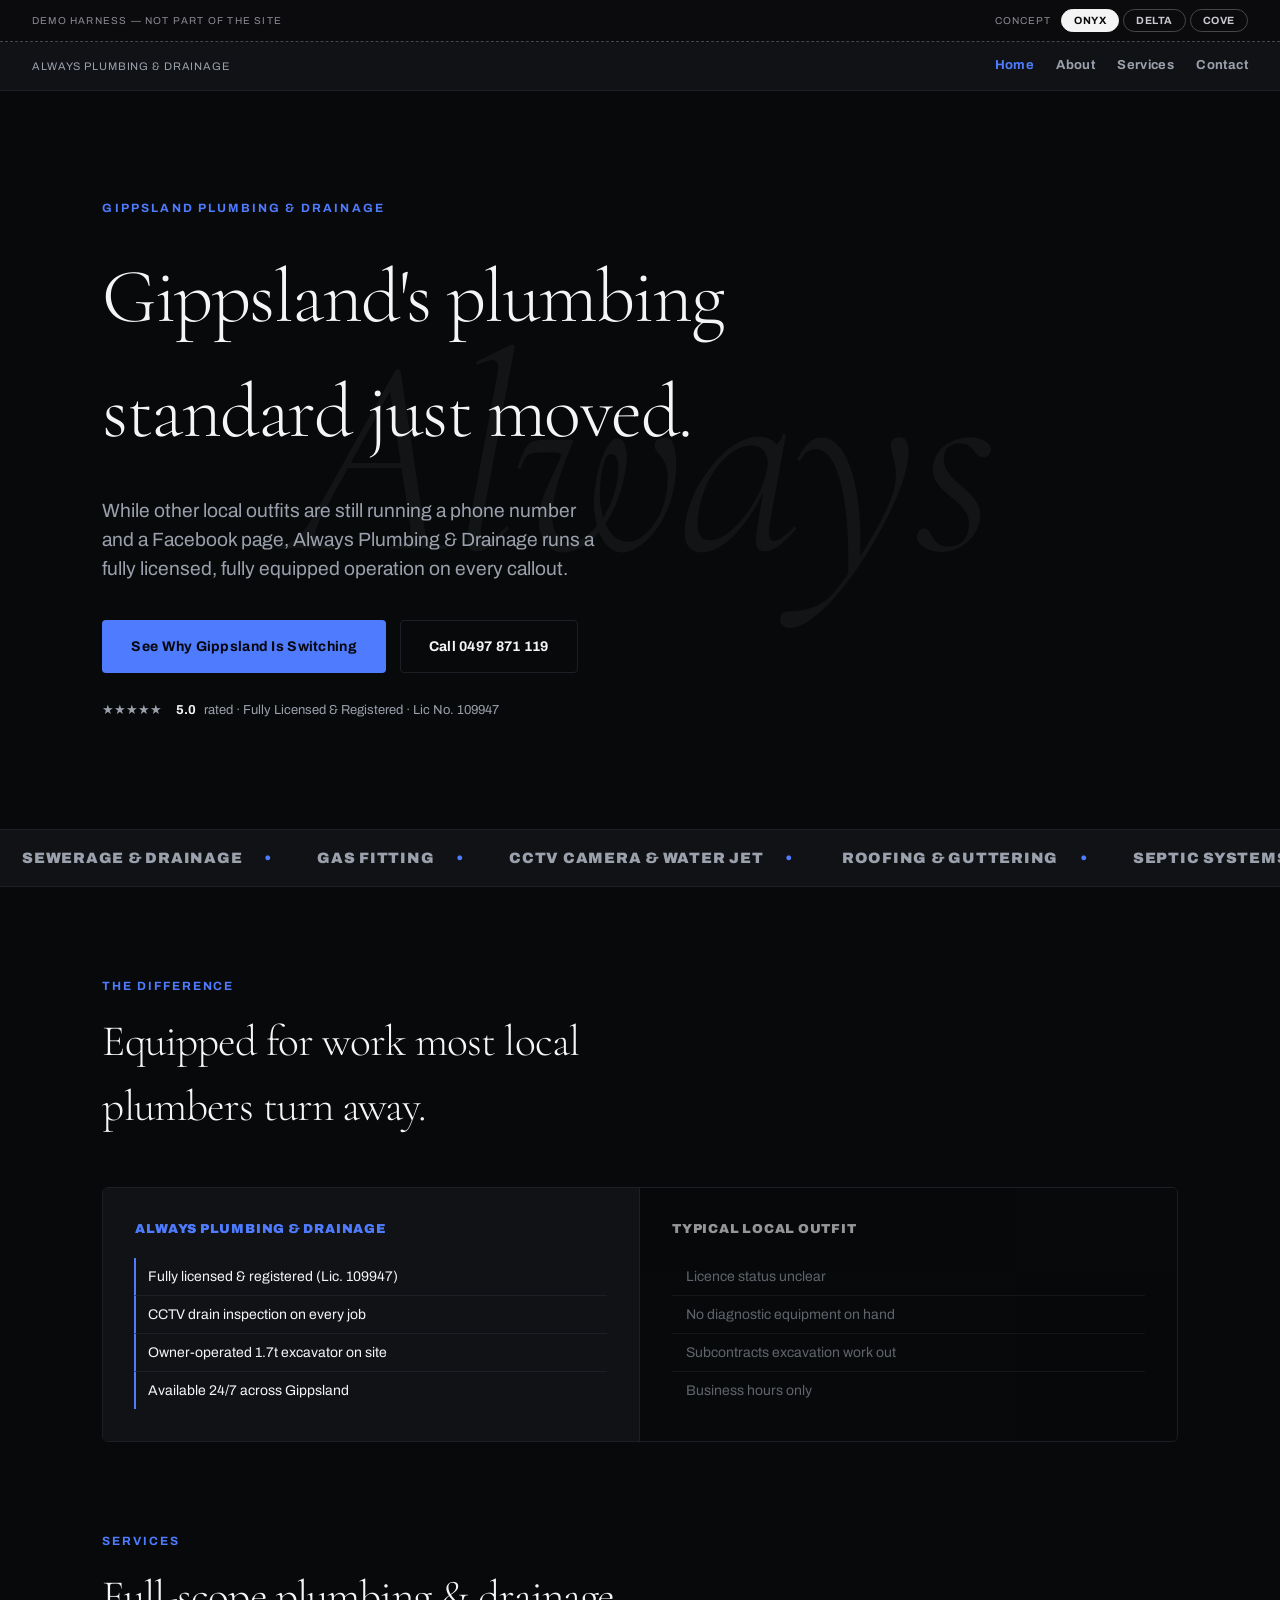
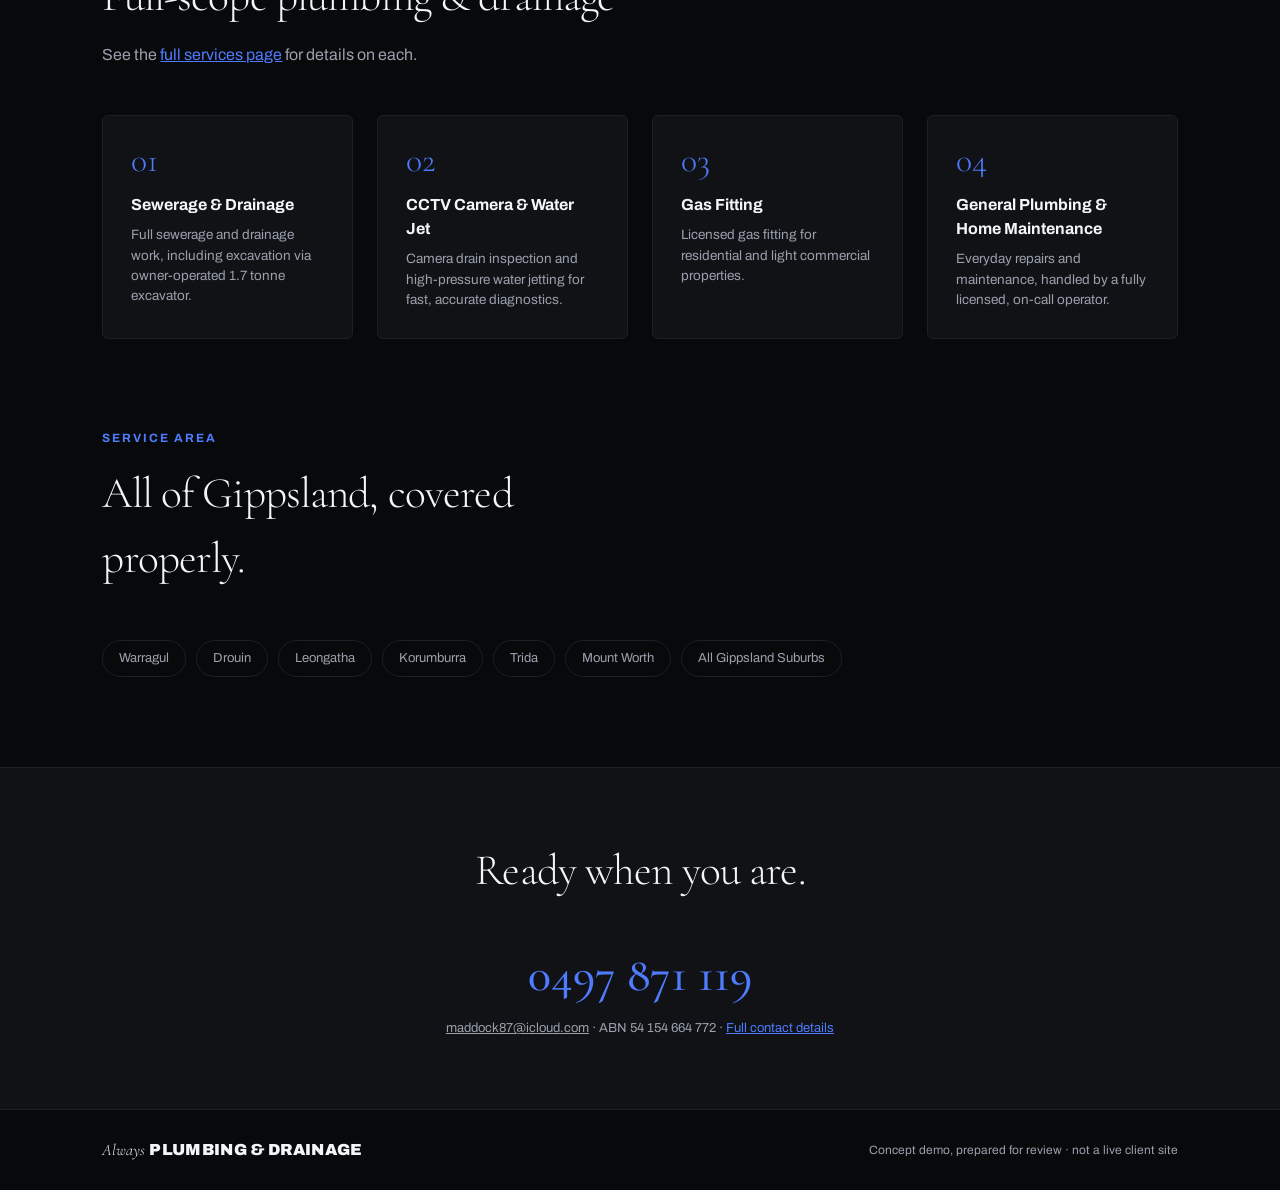
<file: index.html>
<!doctype html>
<html lang="en" data-concept="onyx">
<head>
<meta charset="UTF-8">
<meta name="viewport" content="width=device-width, initial-scale=1.0">
<title>Always Plumbing & Drainage | Licensed Plumber in Warragul, Drouin & Gippsland VIC</title>
<meta name="description" content="Always Plumbing & Drainage: fully licensed plumber (Lic. 109947) servicing Warragul, Drouin, Leongatha and all Gippsland suburbs. Sewerage, drainage, gas fitting, CCTV drain inspection. Call 0497 871 119.">
<meta name="robots" content="noindex, nofollow">
<link rel="canonical" href="https://notsofatfredd.github.io/site-demo-always-plumbing-drainage/index.html">
<meta property="og:title" content="Always Plumbing & Drainage | Gippsland VIC">
<meta property="og:description" content="Fully licensed plumber servicing Warragul, Drouin, Leongatha and all Gippsland suburbs. Sewerage, drainage, gas fitting, CCTV inspection.">
<meta property="og:type" content="website">
<link rel="preconnect" href="https://fonts.googleapis.com">
<link rel="preconnect" href="https://fonts.gstatic.com" crossorigin>
<link href="https://fonts.googleapis.com/css2?family=Archivo:wght@400;500;700;900&family=Cormorant+Garamond:ital,wght@0,300;0,500;1,300&display=swap" rel="stylesheet">
<link rel="stylesheet" href="styles.css">
<link rel="icon" type="image/svg+xml" href="favicon.svg">
<script type="application/ld+json">
{
  "@context": "https://schema.org",
  "@type": "Plumber",
  "name": "Always Plumbing & Drainage",
  "founder": "Daniel Maddock",
  "telephone": "+61497871119",
  "email": "maddock87@icloud.com",
  "url": "https://notsofatfredd.github.io/site-demo-always-plumbing-drainage/index.html",
  "sameAs": ["https://www.facebook.com/p/Always-Plumbing-Drainage-100064866820001/"],
  "areaServed": ["Warragul VIC", "Drouin VIC", "Leongatha VIC", "Trida VIC", "Mount Worth VIC", "Gippsland VIC"],
  "address": { "@type": "PostalAddress", "addressRegion": "VIC", "addressCountry": "AU" },
  "openingHours": "Mo-Su 00:00-23:59"
}
</script>
</head>
<body>

<div class="demo-toolbar">
  <span class="demo-label">Demo Harness — Not Part Of The Site</span>
  <div class="switcher-group">
    <span class="concept-label">Concept</span>
    <div class="switcher-tabs" role="radiogroup" aria-label="Concept switcher">
      <button data-set="onyx" role="radio" aria-checked="true">Onyx</button>
      <button data-set="delta" role="radio" aria-checked="false">Delta</button>
      <button data-set="cove" role="radio" aria-checked="false">Cove</button>
    </div>
  </div>
</div>

<div class="switcher-bar">
  <span class="label">Always Plumbing &amp; Drainage</span>
  <nav class="nav-links" aria-label="Site navigation">
    <a href="index.html" aria-current="page">Home</a>
    <a href="about.html">About</a>
    <a href="services.html">Services</a>
    <a href="contact.html">Contact</a>
  </nav>
</div>

<section class="hero">
  <div class="ghost-watermark" aria-hidden="true">Always</div>

  <div class="eyebrow">
    <span class="concept-copy copy-onyx">Gippsland Plumbing &amp; Drainage</span>
    <span class="concept-copy copy-delta">Licensed Local Service Provider</span>
    <span class="concept-copy copy-cove">Always Plumbing &amp; Drainage</span>
  </div>

  <h1 class="headline">
    <div class="concept-copy copy-onyx">
      <span class="line"><span>Gippsland's plumbing</span></span>
      <span class="line"><span>standard just moved.</span></span>
    </div>
    <div class="concept-copy copy-delta">
      <span class="line"><span>Licensed. Registered.</span></span>
      <span class="line"><span>Accountable to Gippsland.</span></span>
    </div>
    <div class="concept-copy copy-cove">
      <span class="line"><span>Building Gippsland's</span></span>
      <span class="line"><span>most complete plumbing service.</span></span>
    </div>
  </h1>

  <p class="subhead">
    <span class="concept-copy copy-onyx">While other local outfits are still running a phone number and a Facebook page, Always Plumbing &amp; Drainage runs a fully licensed, fully equipped operation on every callout.</span>
    <span class="concept-copy copy-delta">Servicing Warragul, Drouin, Leongatha and all Gippsland suburbs under Licence No. 109947, ABN 54 154 664 772. Fully licensed, registered, and equipped for sewerage, drainage, gas fitting, and general plumbing work.</span>
    <span class="concept-copy copy-cove">From sewerage and drainage to gas fitting and CCTV diagnostics, Daniel Maddock keeps the standard the same across all of Gippsland.</span>
  </p>

  <div class="cta-row">
    <a href="tel:+61497871119" class="btn btn-primary">
      <span class="concept-copy copy-onyx">See Why Gippsland Is Switching</span>
      <span class="concept-copy copy-delta">Request a Service Callout</span>
      <span class="concept-copy copy-cove">Book Your Service</span>
    </a>
    <a href="tel:+61497871119" class="btn btn-ghost">Call 0497 871 119</a>
  </div>

  <div class="rating-badge">★★★★★ &nbsp;<strong>5.0</strong> rated · Fully Licensed &amp; Registered · Lic No. 109947</div>
</section>

<div class="marquee-strip" aria-hidden="true">
  <div class="marquee-track">
    <span>Sewerage &amp; Drainage</span><span>Gas Fitting</span><span>CCTV Camera &amp; Water Jet</span>
    <span>Roofing &amp; Guttering</span><span>Septic Systems</span><span>Water Tank Installation</span>
    <span>General Plumbing &amp; Home Maintenance</span><span>Licensed &amp; Registered</span><span>All Gippsland Suburbs</span>
    <span>Sewerage &amp; Drainage</span><span>Gas Fitting</span><span>CCTV Camera &amp; Water Jet</span>
    <span>Roofing &amp; Guttering</span><span>Septic Systems</span><span>Water Tank Installation</span>
    <span>General Plumbing &amp; Home Maintenance</span><span>Licensed &amp; Registered</span><span>All Gippsland Suburbs</span>
  </div>
</div>

<section class="section">
  <div class="section-head">
    <div class="section-eyebrow">
      <span class="concept-copy copy-onyx">The Difference</span>
      <span class="concept-copy copy-delta">Credentials on Record</span>
      <span class="concept-copy copy-cove">Why Gippsland Chooses Always</span>
    </div>
    <h2 class="section-title">
      <span class="concept-copy copy-onyx">Equipped for work most local plumbers turn away.</span>
      <span class="concept-copy copy-delta">Every job backed by a licensed, registered, insured operator.</span>
      <span class="concept-copy copy-cove">A plumbing service built to grow with Gippsland.</span>
    </h2>
  </div>
  <div class="concept-copy copy-onyx">
    <div class="compare-strip">
      <div class="compare-col compare-us">
        <div class="compare-head">Always Plumbing &amp; Drainage</div>
        <ul>
          <li>Fully licensed &amp; registered (Lic. 109947)</li>
          <li>CCTV drain inspection on every job</li>
          <li>Owner-operated 1.7t excavator on site</li>
          <li>Available 24/7 across Gippsland</li>
        </ul>
      </div>
      <div class="compare-col compare-them">
        <div class="compare-head">Typical Local Outfit</div>
        <ul>
          <li>Licence status unclear</li>
          <li>No diagnostic equipment on hand</li>
          <li>Subcontracts excavation work out</li>
          <li>Business hours only</li>
        </ul>
      </div>
    </div>
  </div>

  <div class="concept-copy copy-delta">
    <div class="cert-record">
      <div class="cert-seal" aria-hidden="true">APD</div>
      <div class="cert-fields">
        <div class="cert-field"><span class="cert-label">Business Name</span><span class="cert-value">Always Plumbing &amp; Drainage</span></div>
        <div class="cert-field"><span class="cert-label">Operator</span><span class="cert-value">Daniel Maddock</span></div>
        <div class="cert-field"><span class="cert-label">Licence No.</span><span class="cert-value">109947</span></div>
        <div class="cert-field"><span class="cert-label">ABN</span><span class="cert-value">54 154 664 772</span></div>
        <div class="cert-field"><span class="cert-label">Status</span><span class="cert-value">Active — Registered</span></div>
        <div class="cert-field"><span class="cert-label">Region</span><span class="cert-value">Gippsland, VIC</span></div>
      </div>
    </div>
  </div>

  <div class="concept-copy copy-cove">
    <div class="stat-banner">
      <div class="stat-big">
        <span class="stat-big-num">1.7t</span>
        <span class="stat-big-label">Owner-operated excavator, on every drainage &amp; sewerage job</span>
      </div>
      <div class="stat-big">
        <span class="stat-big-num">5.0★</span>
        <span class="stat-big-label">Customer rated, licensed, registered, and equipped on every job</span>
      </div>
    </div>
    <p class="section-body">Fully licensed &amp; registered (Lic. No. 109947, ABN 54 154 664 772), available 24/7 across all of Gippsland.</p>
  </div>
</section>

<section class="section" style="padding-top:0;">
  <div class="section-head">
    <div class="section-eyebrow">Services</div>
    <h2 class="section-title">Full-scope plumbing &amp; drainage</h2>
    <p class="section-body">See the <a href="services.html" style="color:var(--accent);">full services page</a> for details on each.</p>
  </div>
  <div class="services-grid">
    <div class="service-card">
      <span class="index-num">01</span>
      <h3>Sewerage &amp; Drainage</h3>
      <p>Full sewerage and drainage work, including excavation via owner-operated 1.7 tonne excavator.</p>
    </div>
    <div class="service-card">
      <span class="index-num">02</span>
      <h3>CCTV Camera &amp; Water Jet</h3>
      <p>Camera drain inspection and high-pressure water jetting for fast, accurate diagnostics.</p>
    </div>
    <div class="service-card">
      <span class="index-num">03</span>
      <h3>Gas Fitting</h3>
      <p>Licensed gas fitting for residential and light commercial properties.</p>
    </div>
    <div class="service-card">
      <span class="index-num">04</span>
      <h3>General Plumbing &amp; Home Maintenance</h3>
      <p>Everyday repairs and maintenance, handled by a fully licensed, on-call operator.</p>
    </div>
  </div>
</section>

<section class="section" style="padding-top:0;">
  <div class="section-head">
    <div class="section-eyebrow">Service Area</div>
    <h2 class="section-title">
      <span class="concept-copy copy-onyx">All of Gippsland, covered properly.</span>
      <span class="concept-copy copy-delta">Servicing the Baw Baw &amp; South Gippsland Shire region.</span>
      <span class="concept-copy copy-cove">Growing across every Gippsland suburb.</span>
    </h2>
  </div>
  <div class="area-list">
    <div class="area-pill">Warragul</div>
    <div class="area-pill">Drouin</div>
    <div class="area-pill">Leongatha</div>
    <div class="area-pill">Korumburra</div>
    <div class="area-pill">Trida</div>
    <div class="area-pill">Mount Worth</div>
    <div class="area-pill">All Gippsland Suburbs</div>
  </div>
</section>

<div class="contact-band">
  <h2 class="section-title">
    <span class="concept-copy copy-onyx">Ready when you are.</span>
    <span class="concept-copy copy-delta">Request your licensed callout.</span>
    <span class="concept-copy copy-cove">Let's get started.</span>
  </h2>
  <a href="tel:+61497871119" class="phone">0497 871 119</a>
  <div style="color:var(--fg-muted); font-size:13px;"><a href="mailto:maddock87@icloud.com" style="color:inherit;">maddock87@icloud.com</a> · ABN 54 154 664 772 · <a href="contact.html" style="color:var(--accent);">Full contact details</a></div>
</div>

<footer>
  <div class="wordmark"><i>Always</i> <b>PLUMBING &amp; DRAINAGE</b></div>
  <div>Concept demo, prepared for review · not a live client site</div>
</footer>

<script src="switcher.js"></script>
</body>
</html>
</file>
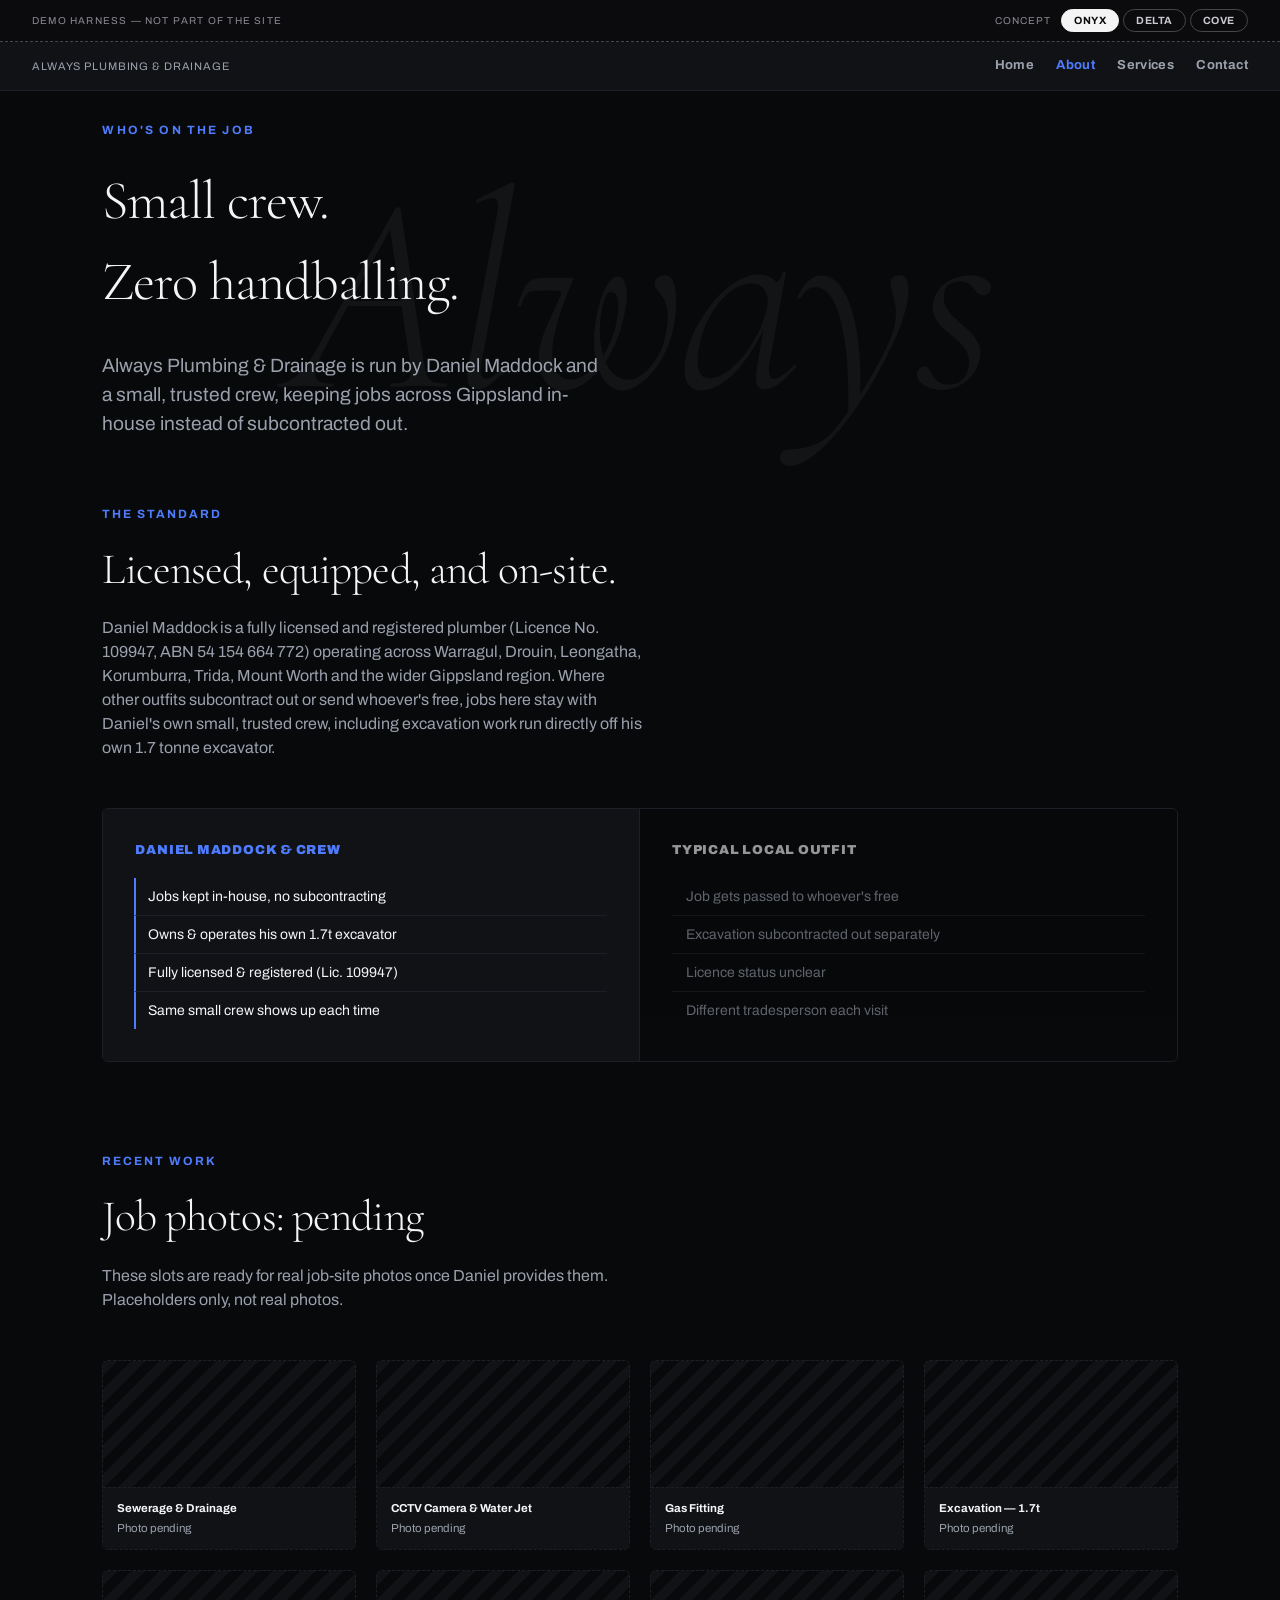
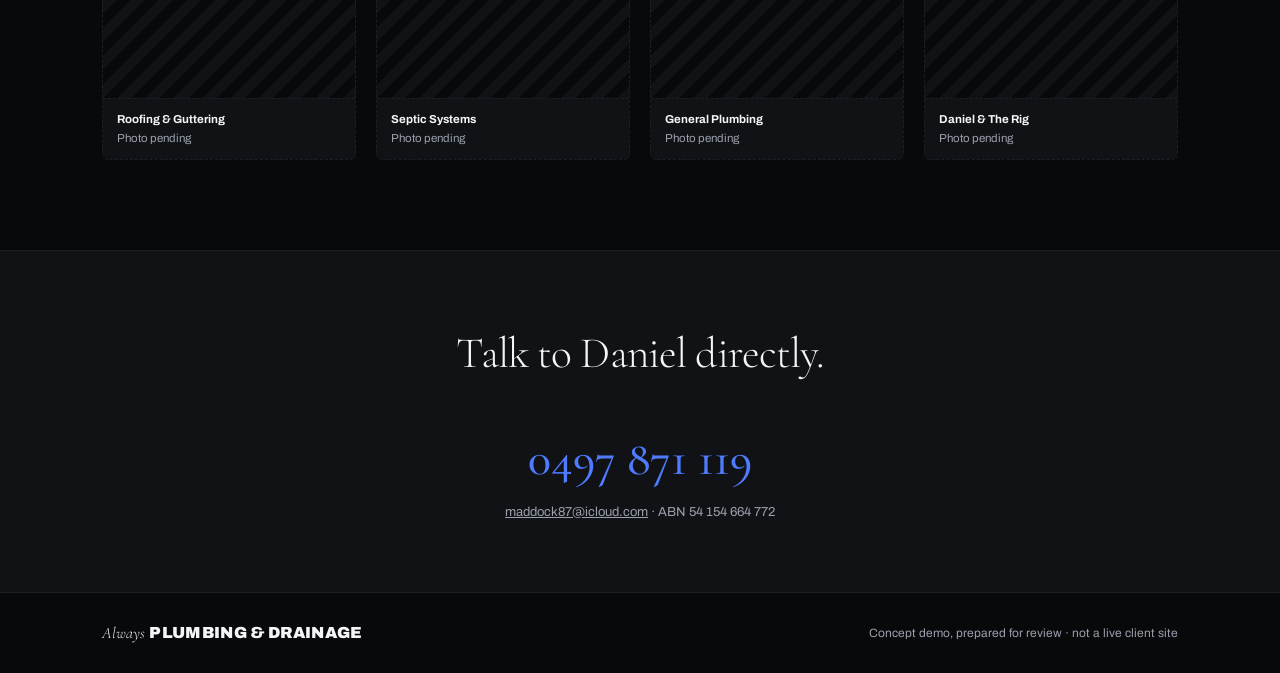
<file: about.html>
<!doctype html>
<html lang="en" data-concept="onyx">
<head>
<meta charset="UTF-8">
<meta name="viewport" content="width=device-width, initial-scale=1.0">
<title>About Daniel Maddock | Always Plumbing &amp; Drainage, Gippsland VIC</title>
<meta name="description" content="Always Plumbing & Drainage is owner-operated by Daniel Maddock, a fully licensed and registered plumber (Lic. 109947) serving Warragul, Drouin, Leongatha and all Gippsland suburbs.">
<meta name="robots" content="noindex, nofollow">
<link rel="canonical" href="https://notsofatfredd.github.io/site-demo-always-plumbing-drainage/about.html">
<meta property="og:title" content="About Always Plumbing &amp; Drainage">
<meta property="og:description" content="Owner-operated by Daniel Maddock: licensed, registered, and equipped for full-scope plumbing and drainage work across Gippsland VIC.">
<meta property="og:type" content="website">
<link rel="preconnect" href="https://fonts.googleapis.com">
<link rel="preconnect" href="https://fonts.gstatic.com" crossorigin>
<link href="https://fonts.googleapis.com/css2?family=Archivo:wght@400;500;700;900&family=Cormorant+Garamond:ital,wght@0,300;0,500;1,300&display=swap" rel="stylesheet">
<link rel="stylesheet" href="styles.css">
<link rel="icon" type="image/svg+xml" href="favicon.svg">
<script type="application/ld+json">
{
  "@context": "https://schema.org",
  "@type": "Plumber",
  "name": "Always Plumbing & Drainage",
  "founder": "Daniel Maddock",
  "telephone": "+61497871119",
  "email": "maddock87@icloud.com",
  "url": "https://notsofatfredd.github.io/site-demo-always-plumbing-drainage/about.html",
  "sameAs": ["https://www.facebook.com/p/Always-Plumbing-Drainage-100064866820001/"],
  "areaServed": ["Warragul VIC", "Drouin VIC", "Leongatha VIC", "Trida VIC", "Mount Worth VIC", "Gippsland VIC"],
  "address": { "@type": "PostalAddress", "addressRegion": "VIC", "addressCountry": "AU" },
  "openingHours": "Mo-Su 00:00-23:59"
}
</script>
</head>
<body>

<div class="demo-toolbar">
  <span class="demo-label">Demo Harness — Not Part Of The Site</span>
  <div class="switcher-group">
    <span class="concept-label">Concept</span>
    <div class="switcher-tabs" role="radiogroup" aria-label="Concept switcher">
      <button data-set="onyx" role="radio" aria-checked="true">Onyx</button>
      <button data-set="delta" role="radio" aria-checked="false">Delta</button>
      <button data-set="cove" role="radio" aria-checked="false">Cove</button>
    </div>
  </div>
</div>

<div class="switcher-bar">
  <span class="label">Always Plumbing &amp; Drainage</span>
  <nav class="nav-links" aria-label="Site navigation">
    <a href="index.html">Home</a>
    <a href="about.html" aria-current="page">About</a>
    <a href="services.html">Services</a>
    <a href="contact.html">Contact</a>
  </nav>
</div>

<section class="hero hero-compact">
  <div class="ghost-watermark" aria-hidden="true">Always</div>
  <div class="eyebrow">
    <span class="concept-copy copy-onyx">Who's On The Job</span>
    <span class="concept-copy copy-delta">Operator On Record</span>
    <span class="concept-copy copy-cove">Our Story</span>
  </div>
  <h1 class="headline headline-sm">
    <div class="concept-copy copy-onyx">
      <span class="line"><span>Small crew.</span></span>
      <span class="line"><span>Zero handballing.</span></span>
    </div>
    <div class="concept-copy copy-delta">
      <span class="line"><span>Owner-led,</span></span>
      <span class="line"><span>licence-verified.</span></span>
    </div>
    <div class="concept-copy copy-cove">
      <span class="line"><span>Built by hand,</span></span>
      <span class="line"><span>job by job.</span></span>
    </div>
  </h1>
  <p class="subhead">Always Plumbing &amp; Drainage is run by Daniel Maddock and a small, trusted crew, keeping jobs across Gippsland in-house instead of subcontracted out.</p>
</section>

<section class="section" style="padding-top:0;">
  <div class="section-head">
    <div class="section-eyebrow">
      <span class="concept-copy copy-onyx">The Standard</span>
      <span class="concept-copy copy-delta">Credentials</span>
      <span class="concept-copy copy-cove">The Approach</span>
    </div>
    <h2 class="section-title">
      <span class="concept-copy copy-onyx">Licensed, equipped, and on-site.</span>
      <span class="concept-copy copy-delta">Credentials on file, work held accountable.</span>
      <span class="concept-copy copy-cove">Building a plumbing service Gippsland can grow with.</span>
    </h2>
    <p class="section-body">
      <span class="concept-copy copy-onyx">Daniel Maddock is a fully licensed and registered plumber (Licence No. 109947, ABN 54 154 664 772) operating across Warragul, Drouin, Leongatha, Korumburra, Trida, Mount Worth and the wider Gippsland region. Where other outfits subcontract out or send whoever's free, jobs here stay with Daniel's own small, trusted crew, including excavation work run directly off his own 1.7 tonne excavator.</span>
      <span class="concept-copy copy-delta">Always Plumbing &amp; Drainage operates under Licence No. 109947 and ABN 54 154 664 772, fully registered and accountable for every job undertaken across the Baw Baw and South Gippsland Shire region. Daniel Maddock owns and operates all equipment used on site, including a 1.7 tonne excavator for sewerage and drainage excavation work.</span>
      <span class="concept-copy copy-cove">What started as one licensed plumber (Daniel Maddock, Lic. 109947) covering Warragul and Drouin has grown into a full-scope operation across all of Gippsland: sewerage, drainage, gas fitting, roofing, septic, water tanks, CCTV diagnostics, and general plumbing, all handled by the same trusted local crew on the same equipment.</span>
    </p>
  </div>
  <div class="concept-copy copy-onyx">
    <div class="compare-strip">
      <div class="compare-col compare-us">
        <div class="compare-head">Daniel Maddock &amp; Crew</div>
        <ul>
          <li>Jobs kept in-house, no subcontracting</li>
          <li>Owns &amp; operates his own 1.7t excavator</li>
          <li>Fully licensed &amp; registered (Lic. 109947)</li>
          <li>Same small crew shows up each time</li>
        </ul>
      </div>
      <div class="compare-col compare-them">
        <div class="compare-head">Typical Local Outfit</div>
        <ul>
          <li>Job gets passed to whoever's free</li>
          <li>Excavation subcontracted out separately</li>
          <li>Licence status unclear</li>
          <li>Different tradesperson each visit</li>
        </ul>
      </div>
    </div>
  </div>

  <div class="concept-copy copy-delta">
    <div class="cert-record">
      <div class="cert-seal" aria-hidden="true">APD</div>
      <div class="cert-fields">
        <div class="cert-field"><span class="cert-label">Operator</span><span class="cert-value">Daniel Maddock</span></div>
        <div class="cert-field"><span class="cert-label">Business Name</span><span class="cert-value">Always Plumbing &amp; Drainage</span></div>
        <div class="cert-field"><span class="cert-label">Licence No.</span><span class="cert-value">109947</span></div>
        <div class="cert-field"><span class="cert-label">ABN</span><span class="cert-value">54 154 664 772</span></div>
        <div class="cert-field"><span class="cert-label">Equipment on Record</span><span class="cert-value">1.7t Excavator</span></div>
        <div class="cert-field"><span class="cert-label">Team</span><span class="cert-value">Daniel Maddock &amp; Jack McGrath</span></div>
        <div class="cert-field"><span class="cert-label">Region</span><span class="cert-value">Baw Baw &amp; South Gippsland Shire</span></div>
      </div>
    </div>
  </div>

  <div class="concept-copy copy-cove">
    <div class="stat-banner">
      <div class="stat-big">
        <span class="stat-big-num">1</span>
        <span class="stat-big-label">Trusted local crew, start to finish</span>
      </div>
      <div class="stat-big">
        <span class="stat-big-num">1.7t</span>
        <span class="stat-big-label">Excavator owned and run personally, not hired in</span>
      </div>
    </div>
    <p class="section-body">Fully licensed &amp; registered (Lic. No. 109947, ABN 54 154 664 772), building toward a full-scope operation across all of Gippsland.</p>
  </div>
</section>

<section class="section" style="padding-top:0;">
  <div class="section-head">
    <div class="section-eyebrow">Recent Work</div>
    <h2 class="section-title">Job photos: pending</h2>
    <p class="section-body">These slots are ready for real job-site photos once Daniel provides them. Placeholders only, not real photos.</p>
  </div>
  <div class="job-gallery">
    <div class="job-slot" data-job-slot="sewerage-drainage">
      <div class="job-slot-label"><b>Sewerage &amp; Drainage</b>Photo pending</div>
    </div>
    <div class="job-slot" data-job-slot="cctv-water-jet">
      <div class="job-slot-label"><b>CCTV Camera &amp; Water Jet</b>Photo pending</div>
    </div>
    <div class="job-slot" data-job-slot="gas-fitting">
      <div class="job-slot-label"><b>Gas Fitting</b>Photo pending</div>
    </div>
    <div class="job-slot" data-job-slot="excavation">
      <div class="job-slot-label"><b>Excavation — 1.7t</b>Photo pending</div>
    </div>
    <div class="job-slot" data-job-slot="roofing-guttering">
      <div class="job-slot-label"><b>Roofing &amp; Guttering</b>Photo pending</div>
    </div>
    <div class="job-slot" data-job-slot="septic">
      <div class="job-slot-label"><b>Septic Systems</b>Photo pending</div>
    </div>
    <div class="job-slot" data-job-slot="general-plumbing">
      <div class="job-slot-label"><b>General Plumbing</b>Photo pending</div>
    </div>
    <div class="job-slot" data-job-slot="van-operator">
      <div class="job-slot-label"><b>Daniel &amp; The Rig</b>Photo pending</div>
    </div>
  </div>
</section>

<div class="contact-band">
  <h2 class="section-title">
    <span class="concept-copy copy-onyx">Talk to Daniel directly.</span>
    <span class="concept-copy copy-delta">Request your licensed callout.</span>
    <span class="concept-copy copy-cove">Let's get your job started.</span>
  </h2>
  <a href="tel:+61497871119" class="phone">0497 871 119</a>
  <div style="color:var(--fg-muted); font-size:13px;"><a href="mailto:maddock87@icloud.com" style="color:inherit;">maddock87@icloud.com</a> · ABN 54 154 664 772</div>
</div>

<footer>
  <div class="wordmark"><i>Always</i> <b>PLUMBING &amp; DRAINAGE</b></div>
  <div>Concept demo, prepared for review · not a live client site</div>
</footer>

<script src="switcher.js"></script>
</body>
</html>
</file>
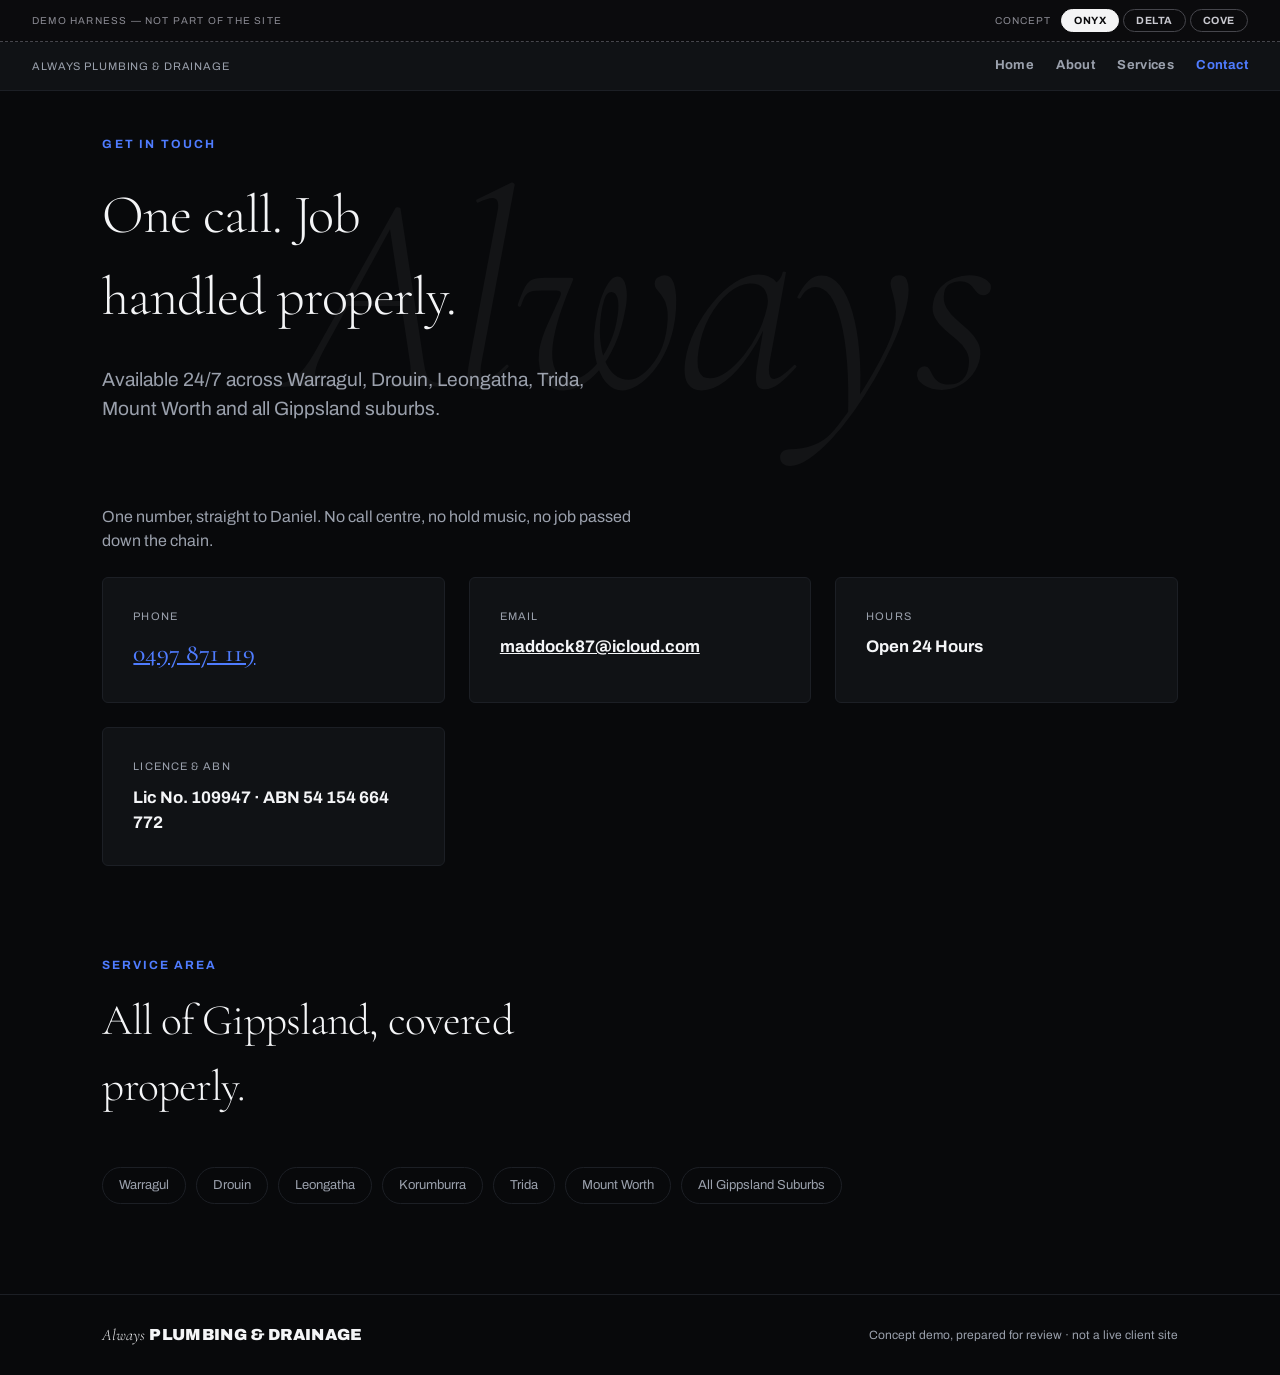
<file: contact.html>
<!doctype html>
<html lang="en" data-concept="onyx">
<head>
<meta charset="UTF-8">
<meta name="viewport" content="width=device-width, initial-scale=1.0">
<title>Contact Always Plumbing &amp; Drainage | Warragul, Drouin &amp; Leongatha VIC</title>
<meta name="description" content="Contact Always Plumbing & Drainage: call 0497 871 119 or email maddock87@icloud.com. Servicing Warragul, Drouin, Leongatha, Trida, Mount Worth and all Gippsland suburbs, available 24/7.">
<meta name="robots" content="noindex, nofollow">
<link rel="canonical" href="https://notsofatfredd.github.io/site-demo-always-plumbing-drainage/contact.html">
<meta property="og:title" content="Contact Always Plumbing &amp; Drainage">
<meta property="og:description" content="Call 0497 871 119: licensed plumber servicing Warragul, Drouin, Leongatha and all Gippsland suburbs, 24/7.">
<meta property="og:type" content="website">
<link rel="preconnect" href="https://fonts.googleapis.com">
<link rel="preconnect" href="https://fonts.gstatic.com" crossorigin>
<link href="https://fonts.googleapis.com/css2?family=Archivo:wght@400;500;700;900&family=Cormorant+Garamond:ital,wght@0,300;0,500;1,300&display=swap" rel="stylesheet">
<link rel="stylesheet" href="styles.css">
<link rel="icon" type="image/svg+xml" href="favicon.svg">
<script type="application/ld+json">
{
  "@context": "https://schema.org",
  "@type": "Plumber",
  "name": "Always Plumbing & Drainage",
  "founder": "Daniel Maddock",
  "telephone": "+61497871119",
  "email": "maddock87@icloud.com",
  "url": "https://notsofatfredd.github.io/site-demo-always-plumbing-drainage/contact.html",
  "sameAs": ["https://www.facebook.com/p/Always-Plumbing-Drainage-100064866820001/"],
  "areaServed": ["Warragul VIC", "Drouin VIC", "Leongatha VIC", "Trida VIC", "Mount Worth VIC", "Gippsland VIC"],
  "address": { "@type": "PostalAddress", "addressRegion": "VIC", "addressCountry": "AU" },
  "openingHours": "Mo-Su 00:00-23:59"
}
</script>
</head>
<body>

<div class="demo-toolbar">
  <span class="demo-label">Demo Harness — Not Part Of The Site</span>
  <div class="switcher-group">
    <span class="concept-label">Concept</span>
    <div class="switcher-tabs" role="radiogroup" aria-label="Concept switcher">
      <button data-set="onyx" role="radio" aria-checked="true">Onyx</button>
      <button data-set="delta" role="radio" aria-checked="false">Delta</button>
      <button data-set="cove" role="radio" aria-checked="false">Cove</button>
    </div>
  </div>
</div>

<div class="switcher-bar">
  <span class="label">Always Plumbing &amp; Drainage</span>
  <nav class="nav-links" aria-label="Site navigation">
    <a href="index.html">Home</a>
    <a href="about.html">About</a>
    <a href="services.html">Services</a>
    <a href="contact.html" aria-current="page">Contact</a>
  </nav>
</div>

<section class="hero hero-compact">
  <div class="ghost-watermark" aria-hidden="true">Always</div>
  <div class="eyebrow">
    <span class="concept-copy copy-onyx">Get In Touch</span>
    <span class="concept-copy copy-delta">Request a Licensed Callout</span>
    <span class="concept-copy copy-cove">Let's Talk</span>
  </div>
  <h1 class="headline headline-sm">
    <div class="concept-copy copy-onyx">
      <span class="line"><span>One call. Job</span></span>
      <span class="line"><span>handled properly.</span></span>
    </div>
    <div class="concept-copy copy-delta">
      <span class="line"><span>Reach a licensed,</span></span>
      <span class="line"><span>registered operator.</span></span>
    </div>
    <div class="concept-copy copy-cove">
      <span class="line"><span>Let's get your</span></span>
      <span class="line"><span>job started.</span></span>
    </div>
  </h1>
  <p class="subhead">Available 24/7 across Warragul, Drouin, Leongatha, Trida, Mount Worth and all Gippsland suburbs.</p>
</section>

<section class="section" style="padding-top:0;">
  <div class="concept-copy copy-onyx">
    <p class="section-body" style="margin-top:0; margin-bottom:24px;">One number, straight to Daniel. No call centre, no hold music, no job passed down the chain.</p>
    <div class="contact-grid">
      <div class="contact-card">
        <div class="label">Phone</div>
        <a class="value" href="tel:+61497871119">0497 871 119</a>
      </div>
      <div class="contact-card">
        <div class="label">Email</div>
        <a class="value small" href="mailto:maddock87@icloud.com">maddock87@icloud.com</a>
      </div>
      <div class="contact-card">
        <div class="label">Hours</div>
        <div class="value small">Open 24 Hours</div>
      </div>
      <div class="contact-card">
        <div class="label">Licence &amp; ABN</div>
        <div class="value small">Lic No. 109947 · ABN 54 154 664 772</div>
      </div>
    </div>
  </div>

  <div class="concept-copy copy-delta">
    <div class="cert-record">
      <div class="cert-seal" aria-hidden="true">APD</div>
      <div class="cert-fields">
        <div class="cert-field"><span class="cert-label">Phone</span><a class="cert-value" href="tel:+61497871119">0497 871 119</a></div>
        <div class="cert-field"><span class="cert-label">Email</span><a class="cert-value" href="mailto:maddock87@icloud.com">maddock87@icloud.com</a></div>
        <div class="cert-field"><span class="cert-label">Hours</span><span class="cert-value">Open 24 Hours</span></div>
        <div class="cert-field"><span class="cert-label">Licence No.</span><span class="cert-value">109947</span></div>
        <div class="cert-field"><span class="cert-label">ABN</span><span class="cert-value">54 154 664 772</span></div>
        <div class="cert-field"><span class="cert-label">Region</span><span class="cert-value">Baw Baw &amp; South Gippsland Shire</span></div>
      </div>
    </div>
  </div>

  <div class="concept-copy copy-cove">
    <div class="stat-banner" style="grid-template-columns: 1fr;">
      <div class="stat-big" style="text-align:center;">
        <a class="stat-big-num" style="font-size:clamp(2.5rem, 6vw, 4.5rem); text-decoration:none; display:block;" href="tel:+61497871119">0497 871 119</a>
        <span class="stat-big-label" style="max-width:none; margin: 0 auto;">Call anytime, available 24/7 across all of Gippsland</span>
      </div>
    </div>
    <p class="section-body" style="text-align:center; margin: 20px auto 0;"><a href="mailto:maddock87@icloud.com" style="color:var(--accent);">maddock87@icloud.com</a> · Lic No. 109947 · ABN 54 154 664 772</p>
  </div>
</section>

<section class="section" style="padding-top:0;">
  <div class="section-head">
    <div class="section-eyebrow">Service Area</div>
    <h2 class="section-title">
      <span class="concept-copy copy-onyx">All of Gippsland, covered properly.</span>
      <span class="concept-copy copy-delta">Servicing the Baw Baw &amp; South Gippsland Shire region.</span>
      <span class="concept-copy copy-cove">Growing across all of Gippsland.</span>
    </h2>
  </div>
  <div class="area-list">
    <div class="area-pill">Warragul</div>
    <div class="area-pill">Drouin</div>
    <div class="area-pill">Leongatha</div>
    <div class="area-pill">Korumburra</div>
    <div class="area-pill">Trida</div>
    <div class="area-pill">Mount Worth</div>
    <div class="area-pill">All Gippsland Suburbs</div>
  </div>
</section>

<footer>
  <div class="wordmark"><i>Always</i> <b>PLUMBING &amp; DRAINAGE</b></div>
  <div>Concept demo, prepared for review · not a live client site</div>
</footer>

<script src="switcher.js"></script>
</body>
</html>
</file>
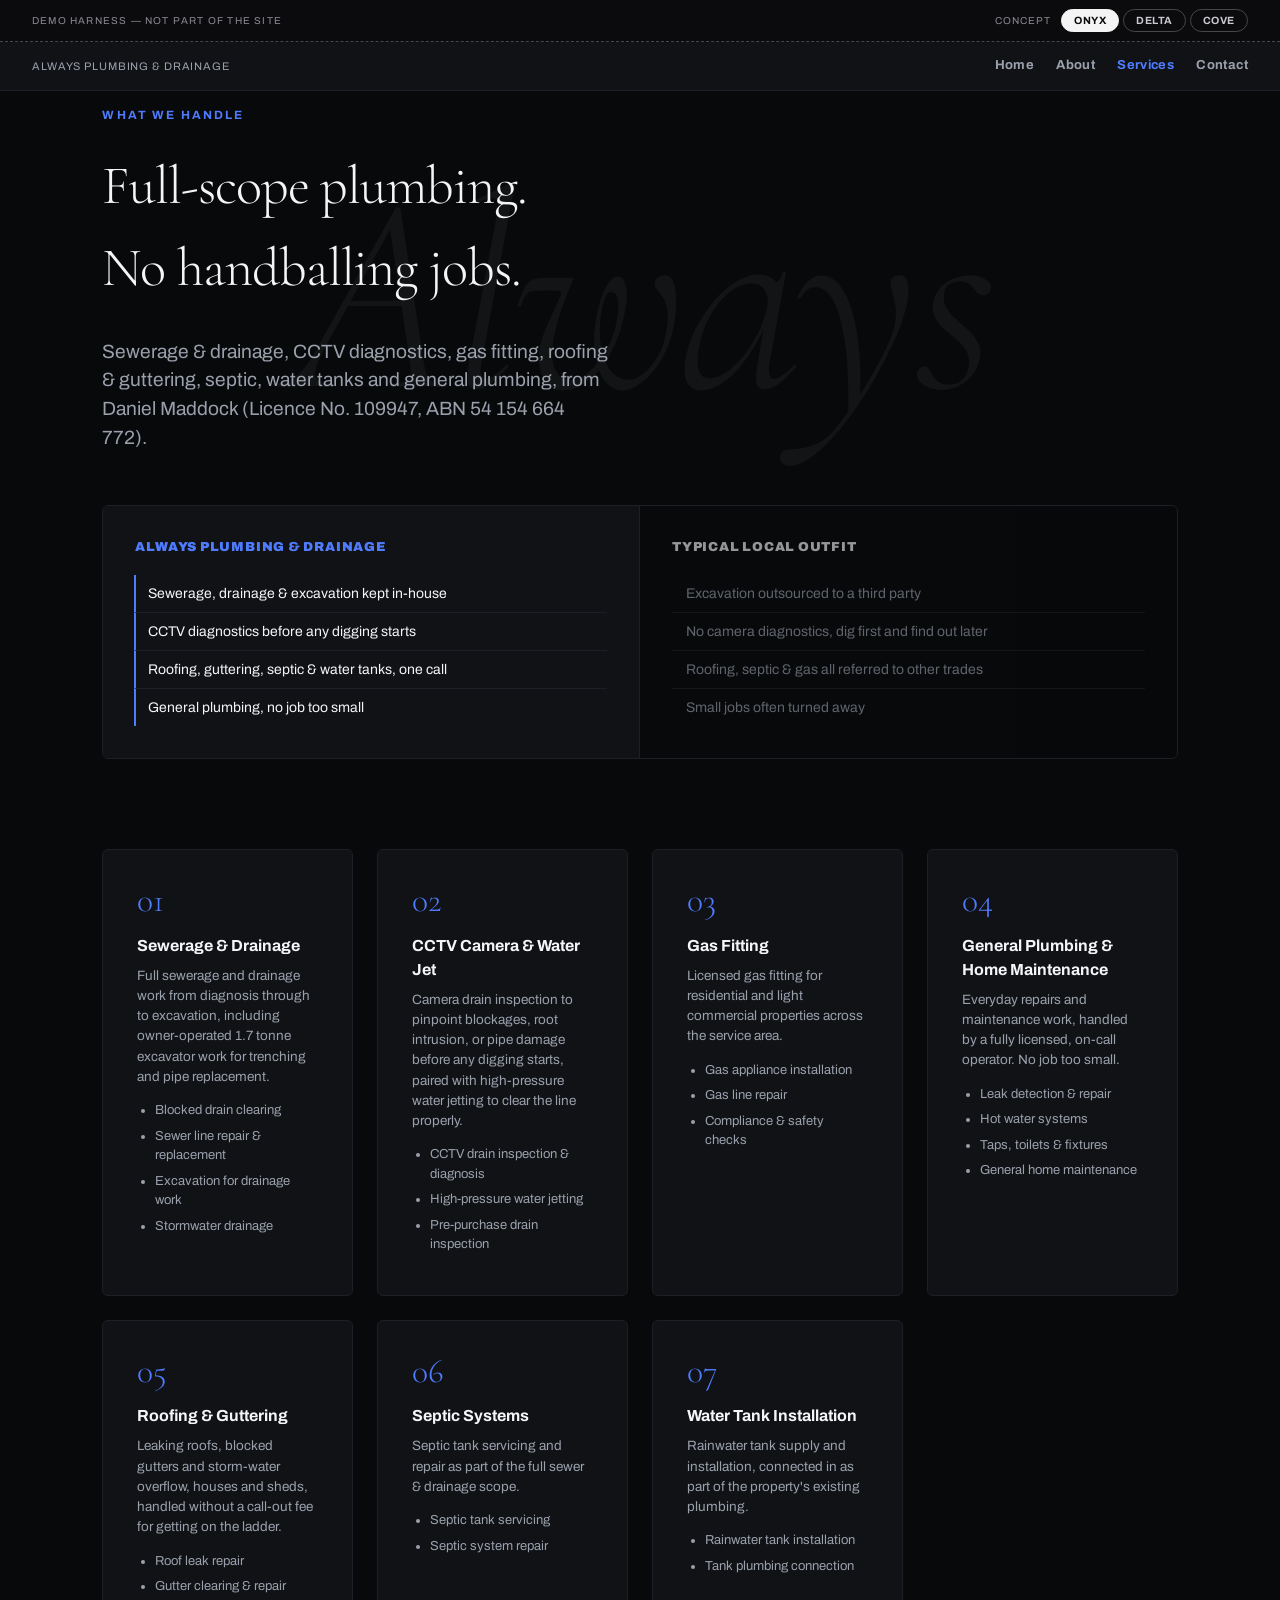
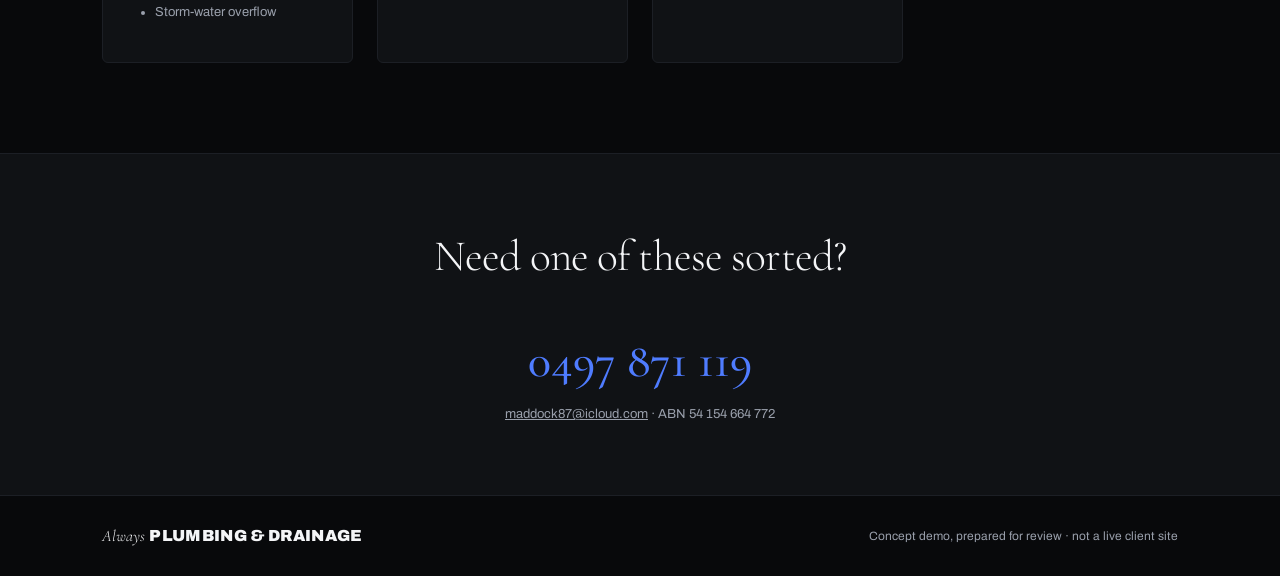
<file: services.html>
<!doctype html>
<html lang="en" data-concept="onyx">
<head>
<meta charset="UTF-8">
<meta name="viewport" content="width=device-width, initial-scale=1.0">
<title>Plumbing &amp; Drainage Services | Always Plumbing &amp; Drainage, Gippsland VIC</title>
<meta name="description" content="Sewerage &amp; drainage, CCTV camera &amp; water jet inspection, gas fitting, general plumbing and excavation across Warragul, Drouin, Leongatha and all Gippsland suburbs. Licensed &amp; registered (Lic. 109947).">
<meta name="robots" content="noindex, nofollow">
<link rel="canonical" href="https://notsofatfredd.github.io/site-demo-always-plumbing-drainage/services.html">
<meta property="og:title" content="Plumbing &amp; Drainage Services | Always Plumbing &amp; Drainage">
<meta property="og:description" content="Sewerage, drainage, gas fitting, CCTV inspection and general plumbing across Gippsland VIC.">
<meta property="og:type" content="website">
<link rel="preconnect" href="https://fonts.googleapis.com">
<link rel="preconnect" href="https://fonts.gstatic.com" crossorigin>
<link href="https://fonts.googleapis.com/css2?family=Archivo:wght@400;500;700;900&family=Cormorant+Garamond:ital,wght@0,300;0,500;1,300&display=swap" rel="stylesheet">
<link rel="stylesheet" href="styles.css">
<link rel="icon" type="image/svg+xml" href="favicon.svg">
<script type="application/ld+json">
{
  "@context": "https://schema.org",
  "@type": "Plumber",
  "name": "Always Plumbing & Drainage",
  "founder": "Daniel Maddock",
  "telephone": "+61497871119",
  "email": "maddock87@icloud.com",
  "url": "https://notsofatfredd.github.io/site-demo-always-plumbing-drainage/services.html",
  "sameAs": ["https://www.facebook.com/p/Always-Plumbing-Drainage-100064866820001/"],
  "areaServed": ["Warragul VIC", "Drouin VIC", "Leongatha VIC", "Trida VIC", "Mount Worth VIC", "Gippsland VIC"],
  "address": { "@type": "PostalAddress", "addressRegion": "VIC", "addressCountry": "AU" },
  "openingHours": "Mo-Su 00:00-23:59"
}
</script>
</head>
<body>

<div class="demo-toolbar">
  <span class="demo-label">Demo Harness — Not Part Of The Site</span>
  <div class="switcher-group">
    <span class="concept-label">Concept</span>
    <div class="switcher-tabs" role="radiogroup" aria-label="Concept switcher">
      <button data-set="onyx" role="radio" aria-checked="true">Onyx</button>
      <button data-set="delta" role="radio" aria-checked="false">Delta</button>
      <button data-set="cove" role="radio" aria-checked="false">Cove</button>
    </div>
  </div>
</div>

<div class="switcher-bar">
  <span class="label">Always Plumbing &amp; Drainage</span>
  <nav class="nav-links" aria-label="Site navigation">
    <a href="index.html">Home</a>
    <a href="about.html">About</a>
    <a href="services.html" aria-current="page">Services</a>
    <a href="contact.html">Contact</a>
  </nav>
</div>

<section class="hero hero-compact">
  <div class="ghost-watermark" aria-hidden="true">Always</div>
  <div class="eyebrow">
    <span class="concept-copy copy-onyx">What We Handle</span>
    <span class="concept-copy copy-delta">Licensed Scope of Work</span>
    <span class="concept-copy copy-cove">Our Services</span>
  </div>
  <h1 class="headline headline-sm">
    <div class="concept-copy copy-onyx">
      <span class="line"><span>Full-scope plumbing.</span></span>
      <span class="line"><span>No handballing jobs.</span></span>
    </div>
    <div class="concept-copy copy-delta">
      <span class="line"><span>Every service, fully</span></span>
      <span class="line"><span>licensed and on record.</span></span>
    </div>
    <div class="concept-copy copy-cove">
      <span class="line"><span>One plumber, every</span></span>
      <span class="line"><span>job Gippsland needs.</span></span>
    </div>
  </h1>
  <p class="subhead">Sewerage &amp; drainage, CCTV diagnostics, gas fitting, roofing &amp; guttering, septic, water tanks and general plumbing, from Daniel Maddock (Licence No. 109947, ABN 54 154 664 772).</p>
</section>

<section class="section" style="padding-top:0;">
  <div class="concept-copy copy-onyx">
    <div class="compare-strip">
      <div class="compare-col compare-us">
        <div class="compare-head">Always Plumbing &amp; Drainage</div>
        <ul>
          <li>Sewerage, drainage &amp; excavation kept in-house</li>
          <li>CCTV diagnostics before any digging starts</li>
          <li>Roofing, guttering, septic &amp; water tanks, one call</li>
          <li>General plumbing, no job too small</li>
        </ul>
      </div>
      <div class="compare-col compare-them">
        <div class="compare-head">Typical Local Outfit</div>
        <ul>
          <li>Excavation outsourced to a third party</li>
          <li>No camera diagnostics, dig first and find out later</li>
          <li>Roofing, septic &amp; gas all referred to other trades</li>
          <li>Small jobs often turned away</li>
        </ul>
      </div>
    </div>
  </div>

  <div class="concept-copy copy-delta">
    <div class="cert-record">
      <div class="cert-seal" aria-hidden="true">APD</div>
      <div class="cert-fields">
        <div class="cert-field"><span class="cert-label">Scope of Work</span><span class="cert-value">Sewerage, Drainage &amp; Excavation</span></div>
        <div class="cert-field"><span class="cert-label">Scope of Work</span><span class="cert-value">CCTV Camera &amp; Water Jet</span></div>
        <div class="cert-field"><span class="cert-label">Scope of Work</span><span class="cert-value">Gas Fitting</span></div>
        <div class="cert-field"><span class="cert-label">Scope of Work</span><span class="cert-value">Roofing &amp; Guttering</span></div>
        <div class="cert-field"><span class="cert-label">Scope of Work</span><span class="cert-value">Septic Systems</span></div>
        <div class="cert-field"><span class="cert-label">Scope of Work</span><span class="cert-value">Water Tank Installation</span></div>
        <div class="cert-field"><span class="cert-label">Scope of Work</span><span class="cert-value">General Plumbing &amp; Maintenance</span></div>
        <div class="cert-field"><span class="cert-label">Licence No.</span><span class="cert-value">109947</span></div>
        <div class="cert-field"><span class="cert-label">ABN</span><span class="cert-value">54 154 664 772</span></div>
      </div>
    </div>
  </div>

  <div class="concept-copy copy-cove">
    <div class="stat-banner">
      <div class="stat-big">
        <span class="stat-big-num">7</span>
        <span class="stat-big-label">Service categories, one trusted local crew</span>
      </div>
      <div class="stat-big">
        <span class="stat-big-num">1</span>
        <span class="stat-big-label">Point of contact from diagnosis through to completion</span>
      </div>
    </div>
  </div>
</section>

<section class="section" style="padding-top:0;">
  <div class="services-grid">
    <div class="service-card service-card-lg">
      <span class="index-num">01</span>
      <h3>Sewerage &amp; Drainage</h3>
      <p>Full sewerage and drainage work from diagnosis through to excavation, including owner-operated 1.7 tonne excavator work for trenching and pipe replacement.</p>
      <ul>
        <li>Blocked drain clearing</li>
        <li>Sewer line repair &amp; replacement</li>
        <li>Excavation for drainage work</li>
        <li>Stormwater drainage</li>
      </ul>
    </div>
    <div class="service-card service-card-lg">
      <span class="index-num">02</span>
      <h3>CCTV Camera &amp; Water Jet</h3>
      <p>Camera drain inspection to pinpoint blockages, root intrusion, or pipe damage before any digging starts, paired with high-pressure water jetting to clear the line properly.</p>
      <ul>
        <li>CCTV drain inspection &amp; diagnosis</li>
        <li>High-pressure water jetting</li>
        <li>Pre-purchase drain inspection</li>
      </ul>
    </div>
    <div class="service-card service-card-lg">
      <span class="index-num">03</span>
      <h3>Gas Fitting</h3>
      <p>Licensed gas fitting for residential and light commercial properties across the service area.</p>
      <ul>
        <li>Gas appliance installation</li>
        <li>Gas line repair</li>
        <li>Compliance &amp; safety checks</li>
      </ul>
    </div>
    <div class="service-card service-card-lg">
      <span class="index-num">04</span>
      <h3>General Plumbing &amp; Home Maintenance</h3>
      <p>Everyday repairs and maintenance work, handled by a fully licensed, on-call operator. No job too small.</p>
      <ul>
        <li>Leak detection &amp; repair</li>
        <li>Hot water systems</li>
        <li>Taps, toilets &amp; fixtures</li>
        <li>General home maintenance</li>
      </ul>
    </div>
    <div class="service-card service-card-lg">
      <span class="index-num">05</span>
      <h3>Roofing &amp; Guttering</h3>
      <p>Leaking roofs, blocked gutters and storm-water overflow, houses and sheds, handled without a call-out fee for getting on the ladder.</p>
      <ul>
        <li>Roof leak repair</li>
        <li>Gutter clearing &amp; repair</li>
        <li>Storm-water overflow</li>
      </ul>
    </div>
    <div class="service-card service-card-lg">
      <span class="index-num">06</span>
      <h3>Septic Systems</h3>
      <p>Septic tank servicing and repair as part of the full sewer &amp; drainage scope.</p>
      <ul>
        <li>Septic tank servicing</li>
        <li>Septic system repair</li>
      </ul>
    </div>
    <div class="service-card service-card-lg">
      <span class="index-num">07</span>
      <h3>Water Tank Installation</h3>
      <p>Rainwater tank supply and installation, connected in as part of the property's existing plumbing.</p>
      <ul>
        <li>Rainwater tank installation</li>
        <li>Tank plumbing connection</li>
      </ul>
    </div>
  </div>
</section>

<div class="contact-band">
  <h2 class="section-title">
    <span class="concept-copy copy-onyx">Need one of these sorted?</span>
    <span class="concept-copy copy-delta">Request your licensed callout.</span>
    <span class="concept-copy copy-cove">Let's get your job booked.</span>
  </h2>
  <a href="tel:+61497871119" class="phone">0497 871 119</a>
  <div style="color:var(--fg-muted); font-size:13px;"><a href="mailto:maddock87@icloud.com" style="color:inherit;">maddock87@icloud.com</a> · ABN 54 154 664 772</div>
</div>

<footer>
  <div class="wordmark"><i>Always</i> <b>PLUMBING &amp; DRAINAGE</b></div>
  <div>Concept demo, prepared for review · not a live client site</div>
</footer>

<script src="switcher.js"></script>
</body>
</html>
</file>
<file: styles.css>
:root {
  --font-serif: 'Cormorant Garamond', serif;
  --font-sans: 'Archivo', sans-serif;
}

* { margin: 0; padding: 0; box-sizing: border-box; }

html[data-concept="onyx"] {
  --c-50:  #f4f5f7; --c-100: #e3e5e9; --c-200: #c3c7cf;
  --c-300: #9aa0ac; --c-400: #6b7280; --c-500: #454b57;
  --c-600: #2c3038; --c-700: #1c1f25; --c-800: #101215;
  --c-900: #08090b;
  --bg: var(--c-900); --bg-raised: var(--c-800); --fg: var(--c-50);
  --fg-muted: var(--c-300); --accent: #4f7cff; --accent-fg: #05070d;
  --line: var(--c-700);
  --tracking-tight: -0.02em;
}

html[data-concept="delta"] {
  --c-50:  #f6f7f9; --c-100: #e8eaee; --c-200: #cdd2db;
  --c-300: #a7afbe; --c-400: #6e7893; --c-500: #3f4a63;
  --c-600: #2a3348; --c-700: #1b2233; --c-800: #121724;
  --c-900: #0b0f18;
  --bg: var(--c-50); --bg-raised: #ffffff; --fg: var(--c-800);
  --fg-muted: var(--c-500); --accent: #8a6a2f; --accent-fg: #ffffff;
  --line: var(--c-200);
  --tracking-tight: 0em;
}

html[data-concept="cove"] {
  --c-50:  #fff9f2; --c-100: #ffefdb; --c-200: #ffd9ad;
  --c-300: #ffbd74; --c-400: #f2954a; --c-500: #d97128;
  --c-600: #a8541c; --c-700: #4a3324; --c-800: #241a15;
  --c-900: #14100c;
  --bg: var(--c-900); --bg-raised: var(--c-700); --fg: var(--c-50);
  --fg-muted: var(--c-300); --accent: #ff8a3d; --accent-fg: #14100c;
  --line: var(--c-700);
  --tracking-tight: -0.01em;
}

body {
  background: var(--bg);
  color: var(--fg);
  font-family: var(--font-sans);
  line-height: 1.5;
  transition: background 0.4s ease, color 0.4s ease;
  overflow-x: hidden;
}

a { color: inherit; }

/* ---------- concept-scoped copy ---------- */
.concept-copy { display: none; }
html[data-concept="onyx"] .copy-onyx { display: block; }
html[data-concept="delta"] .copy-delta { display: block; }
html[data-concept="cove"] .copy-cove { display: block; }
span.concept-copy.copy-onyx, span.concept-copy.copy-delta, span.concept-copy.copy-cove { display: none; }
html[data-concept="onyx"] span.copy-onyx { display: inline; }
html[data-concept="delta"] span.copy-delta { display: inline; }
html[data-concept="cove"] span.copy-cove { display: inline; }

/* ---------- switcher / nav ---------- */
.switcher-bar {
  position: sticky; top: 38px; z-index: 50;
  display: flex; align-items: center; justify-content: space-between;
  padding: 14px 32px;
  background: var(--bg-raised);
  border-bottom: 1px solid var(--line);
  font-size: 13px;
  flex-wrap: wrap;
  gap: 14px;
}
.switcher-bar .label { color: var(--fg-muted); letter-spacing: 0.08em; text-transform: uppercase; font-size: 11px; }
.nav-links { display: flex; gap: 22px; align-items: center; }
.nav-links a {
  font-size: 13px; font-weight: 700; text-decoration: none; color: var(--fg-muted);
  letter-spacing: 0.03em; transition: color 0.2s ease;
}
.nav-links a:hover, .nav-links a[aria-current="page"] { color: var(--accent); }

/* ---------- demo toolbar — deliberately hardcoded, NEVER uses --bg/--fg/--accent ----------
   This bar must look identical regardless of which concept is active: it's the
   demo harness, not the site. Never wire it to the themed custom properties. */
.demo-toolbar {
  position: sticky; top: 0; z-index: 60;
  display: flex; align-items: center; justify-content: space-between;
  padding: 9px 32px;
  background: #0b0b0d; color: #f4f4f5;
  font-family: 'Archivo', sans-serif;
  border-bottom: 1px dashed #46464c;
  flex-wrap: wrap; gap: 10px;
}
.demo-toolbar .demo-label {
  font-size: 10px; letter-spacing: 0.12em; text-transform: uppercase; color: #8a8a92;
}
.demo-toolbar .concept-label {
  font-size: 10px; letter-spacing: 0.1em; text-transform: uppercase; color: #8a8a92;
}
.demo-toolbar .switcher-tabs { display: flex; gap: 4px; align-items: center; }
.demo-toolbar .switcher-tabs button {
  font-family: 'Archivo', sans-serif; font-weight: 700; font-size: 10.5px;
  letter-spacing: 0.05em; text-transform: uppercase;
  padding: 5px 12px; border-radius: 999px; border: 1px solid #46464c;
  background: transparent; color: #c8c8cf; cursor: pointer;
  transition: all 0.2s ease;
}
.demo-toolbar .switcher-tabs button.active {
  background: #f4f4f5; color: #0b0b0d; border-color: #f4f4f5;
}
.demo-toolbar .switcher-group { display: flex; align-items: center; gap: 10px; }

/* ---------- hero ---------- */
.hero {
  position: relative;
  min-height: 82vh;
  display: flex; flex-direction: column; justify-content: center;
  padding: 0 8vw;
  overflow: hidden;
}
.hero.hero-compact { min-height: 46vh; }
.ghost-watermark {
  position: absolute; top: 50%; left: 50%;
  transform: translate(-50%, -50%);
  font-family: var(--font-serif); font-style: italic; font-weight: 300;
  font-size: clamp(6rem, 22vw, 20rem);
  color: var(--fg);
  opacity: 0.045;
  white-space: nowrap;
  letter-spacing: -0.02em;
  pointer-events: none;
  animation: drift 22s ease-in-out infinite alternate;
}
@keyframes drift {
  from { transform: translate(-52%, -50%); }
  to   { transform: translate(-48%, -50%); }
}

.eyebrow {
  font-size: 12px; font-weight: 700; letter-spacing: 0.18em; text-transform: uppercase;
  color: var(--accent); margin-bottom: 22px;
}

.headline {
  font-family: var(--font-serif); font-weight: 300;
  font-size: clamp(2.4rem, 6vw, 5rem);
  letter-spacing: var(--tracking-tight);
  max-width: 18ch;
  margin-bottom: 28px;
}
.headline.headline-sm { font-size: clamp(2rem, 4.4vw, 3.4rem); max-width: 20ch; }
.headline .line { display: block; overflow: hidden; }
.headline .line span {
  display: block;
  transform: translateY(110%);
  animation: reveal 0.9s cubic-bezier(0.22, 1, 0.36, 1) forwards;
}
.headline .line:nth-child(1) span { animation-delay: 0.05s; }
.headline .line:nth-child(2) span { animation-delay: 0.2s; }
.headline .line:nth-child(3) span { animation-delay: 0.35s; }
@keyframes reveal { to { transform: translateY(0); } }

.subhead {
  font-size: clamp(1rem, 1.6vw, 1.2rem);
  color: var(--fg-muted);
  max-width: 46ch;
  margin-bottom: 36px;
  font-weight: 400;
}

.cta-row { display: flex; gap: 14px; flex-wrap: wrap; align-items: center; }
.btn {
  display: inline-flex; align-items: center; gap: 8px;
  padding: 15px 28px; border-radius: 4px;
  font-weight: 700; font-size: 14px; letter-spacing: 0.02em;
  text-decoration: none; cursor: pointer; border: 1px solid transparent;
}
.btn-primary { background: var(--accent); color: var(--accent-fg); }
.btn-ghost { border-color: var(--line); color: var(--fg); }

.rating-badge {
  display: inline-flex; align-items: center; gap: 8px;
  font-size: 13px; color: var(--fg-muted); margin-top: 28px;
}
.rating-badge strong { color: var(--fg); }

/* ---------- marquee ---------- */
.marquee-strip {
  border-top: 1px solid var(--line); border-bottom: 1px solid var(--line);
  overflow: hidden; white-space: nowrap; background: var(--bg-raised);
  padding: 16px 0;
}
.marquee-track {
  display: inline-block;
  font-family: var(--font-sans); font-weight: 900; font-size: 15px;
  letter-spacing: 0.05em; text-transform: uppercase; color: var(--fg-muted);
  animation: scroll 28s linear infinite;
}
.marquee-track span { margin: 0 22px; }
.marquee-track span::after { content: '•'; margin-left: 22px; color: var(--accent); }
@keyframes scroll { from { transform: translateX(0); } to { transform: translateX(-50%); } }

/* ---------- sections ---------- */
.section { padding: 90px 8vw; }
.section-head { max-width: 60ch; margin-bottom: 48px; }
.section-eyebrow {
  font-size: 12px; font-weight: 700; letter-spacing: 0.16em; text-transform: uppercase;
  color: var(--accent); margin-bottom: 14px;
}
.section-title {
  font-family: var(--font-serif); font-weight: 300; font-size: clamp(1.8rem, 3.4vw, 2.8rem);
  letter-spacing: var(--tracking-tight);
}
.section-body { color: var(--fg-muted); font-size: 16px; max-width: 60ch; margin-top: 14px; }

.credential-grid {
  display: grid; grid-template-columns: repeat(auto-fit, minmax(220px, 1fr));
  gap: 1px; background: var(--line); border: 1px solid var(--line);
}
.credential { background: var(--bg); padding: 22px 24px; }
.credential .num {
  font-family: var(--font-serif); font-weight: 300; font-size: 1.7rem; color: var(--accent);
  display: block; margin-bottom: 4px;
}
.credential .desc { font-size: 12.5px; color: var(--fg-muted); letter-spacing: 0.02em; }

/* ---------- Onyx: comparison strip ---------- */
.compare-strip {
  display: grid; grid-template-columns: 1fr 1fr; border: 1px solid var(--line); border-radius: 6px; overflow: hidden;
}
.compare-col { padding: 32px; }
.compare-us { background: var(--bg-raised); border-right: 1px solid var(--line); }
.compare-them { background: var(--bg); opacity: 0.6; }
.compare-head {
  font-weight: 900; font-size: 13px; text-transform: uppercase; letter-spacing: 0.06em;
  margin-bottom: 18px; color: var(--fg);
}
.compare-us .compare-head { color: var(--accent); }
.compare-col ul { list-style: none; }
.compare-col li { font-size: 14px; padding: 8px 0; border-top: 1px solid var(--line); color: var(--fg-muted); }
.compare-col li:first-child { border-top: none; }
.compare-us li { color: var(--fg); border-left: 2px solid var(--accent); padding-left: 12px; margin-left: -1px; }
.compare-them li { padding-left: 14px; }

/* ---------- job photo slots — placeholder, not real photos, ready to swap ---------- */
.job-gallery {
  display: grid; grid-template-columns: repeat(auto-fit, minmax(220px, 1fr)); gap: 20px;
}
.job-slot {
  position: relative; aspect-ratio: 4 / 3; border-radius: 6px; overflow: hidden;
  border: 1px dashed var(--line);
  background-image: repeating-linear-gradient(135deg, var(--bg-raised) 0px, var(--bg-raised) 10px, var(--bg) 10px, var(--bg) 20px);
  display: flex; align-items: flex-end;
}
.job-slot .job-slot-label {
  width: 100%; padding: 12px 14px;
  background: var(--bg-raised); border-top: 1px dashed var(--line);
  font-size: 11.5px; color: var(--fg-muted);
}
.job-slot .job-slot-label b { color: var(--fg); font-weight: 700; display: block; margin-bottom: 2px; }

/* ---------- Delta: certificate record ---------- */
.cert-record {
  position: relative; border: 1px solid var(--line); border-radius: 4px; padding: 40px;
  background: var(--bg-raised);
}
.cert-record::before {
  content: ''; position: absolute; inset: 8px; border: 1px solid var(--line); border-radius: 2px; pointer-events: none;
}
.cert-seal {
  position: absolute; top: 24px; right: 28px; width: 56px; height: 56px; border-radius: 50%;
  border: 1.5px solid var(--accent); display: flex; align-items: center; justify-content: center;
  color: var(--accent); font-size: 12px; font-weight: 700; letter-spacing: 0.06em;
  font-family: var(--font-sans);
}
.cert-fields { display: grid; grid-template-columns: repeat(auto-fit, minmax(220px, 1fr)); gap: 22px 32px; max-width: 80%; }
.cert-field { display: flex; flex-direction: column; gap: 4px; }
.cert-label { font-size: 10.5px; letter-spacing: 0.1em; text-transform: uppercase; color: var(--fg-muted); }
.cert-value { font-family: var(--font-serif); font-size: 1.15rem; color: var(--fg); }

/* ---------- Cove: stat banner ---------- */
.stat-banner { display: grid; grid-template-columns: repeat(auto-fit, minmax(280px, 1fr)); gap: 24px; margin-bottom: 24px; }
.stat-big {
  background: var(--bg-raised); border: 1px solid var(--line); border-radius: 8px; padding: 40px 32px;
}
.stat-big-num {
  display: block; font-family: var(--font-serif); font-weight: 300; font-size: clamp(3.5rem, 7vw, 6rem);
  color: var(--accent); line-height: 1; margin-bottom: 12px;
}
.stat-big-label { font-size: 14px; color: var(--fg-muted); max-width: 30ch; display: block; }

/* ---------- services ---------- */
.services-grid {
  display: grid; grid-template-columns: repeat(auto-fit, minmax(240px, 1fr)); gap: 24px;
}
.service-card {
  border: 1px solid var(--line); border-radius: 6px; padding: 28px;
  background: var(--bg-raised);
}
.service-card.service-card-lg { padding: 34px; }
.service-card .index-num {
  font-family: var(--font-serif); font-weight: 300; font-size: 2.1rem; color: var(--accent);
  display: block; margin-bottom: 16px; line-height: 1;
}
.service-card h3 { font-size: 16px; font-weight: 700; margin-bottom: 8px; }
.service-card p { font-size: 13.5px; color: var(--fg-muted); }
.service-card ul { margin: 14px 0 0 18px; font-size: 13px; color: var(--fg-muted); }
.service-card ul li { margin-bottom: 6px; }

/* ---------- area ---------- */
.area-list { display: flex; flex-wrap: wrap; gap: 10px; }
.area-pill {
  padding: 8px 16px; border: 1px solid var(--line); border-radius: 999px;
  font-size: 13px; color: var(--fg-muted);
}

/* ---------- contact page specific ---------- */
.contact-grid {
  display: grid; grid-template-columns: repeat(auto-fit, minmax(260px, 1fr)); gap: 24px;
}
.contact-card {
  border: 1px solid var(--line); border-radius: 6px; padding: 30px;
  background: var(--bg-raised);
}
.contact-card .label { font-size: 11px; letter-spacing: 0.1em; text-transform: uppercase; color: var(--fg-muted); margin-bottom: 10px; }
.contact-card .value { font-family: var(--font-serif); font-size: 1.6rem; font-weight: 500; color: var(--accent); }
.contact-card .value.small { font-size: 1.05rem; font-family: var(--font-sans); font-weight: 700; color: var(--fg); }

/* ---------- footer / contact band ---------- */
.contact-band {
  background: var(--bg-raised); border-top: 1px solid var(--line);
  padding: 70px 8vw; text-align: center;
}
.contact-band .section-title { margin: 0 auto 18px; }
.contact-band .phone {
  font-family: var(--font-serif); font-size: clamp(1.8rem, 4vw, 3rem); font-weight: 500;
  color: var(--accent); text-decoration: none; display: inline-block; margin: 18px 0 8px;
}
footer {
  padding: 28px 8vw; display: flex; justify-content: space-between; align-items: center;
  font-size: 12px; color: var(--fg-muted); border-top: 1px solid var(--line); flex-wrap: wrap; gap: 10px;
}
.wordmark {
  font-family: var(--font-serif); font-style: italic; font-weight: 300; font-size: 16px; color: var(--fg);
}
.wordmark b { font-family: var(--font-sans); font-style: normal; font-weight: 900; letter-spacing: 0.02em; }

@media (prefers-reduced-motion: reduce) {
  .ghost-watermark { animation: none; }
  .headline .line span { animation: none; transform: translateY(0); }
  .marquee-track { animation: none; }
}
</file>
